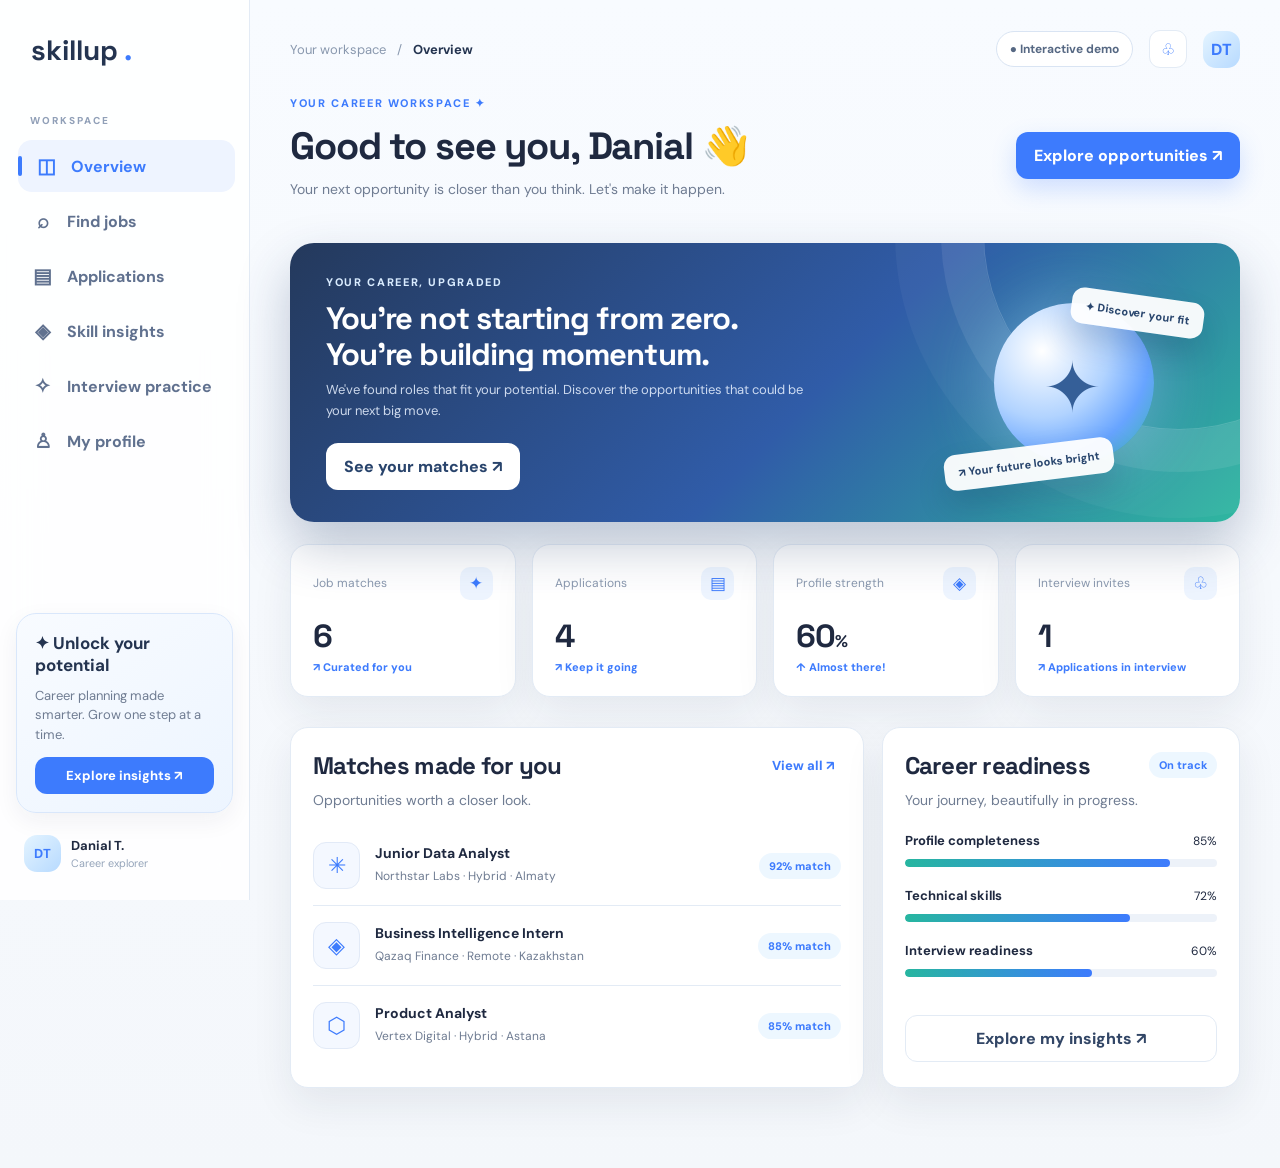
<file: frontend/index.html>
<!DOCTYPE html>
<html lang="en">
<head>
    <meta charset="utf-8"/>
    <meta content="width=device-width,initial-scale=1" name="viewport"/>
    <title>
        SkillUp — Your career, upgraded
    </title>
    <link href="https://fonts.googleapis.com" rel="preconnect"/>
    <link crossorigin="" href="https://fonts.gstatic.com" rel="preconnect"/>
    <link href="https://fonts.googleapis.com/css2?family=DM+Sans:wght@400;500;600;700;800&amp;family=Space+Grotesk:wght@400;500;600;700&amp;display=swap" rel="stylesheet"/>
    <link href="style.css" rel="stylesheet"/>
</head>
<body>
<div class="shell">
    <aside class="sidebar">
        <div class="logo">
            skillup
            <b>
                .
            </b>
        </div>
        <div class="navgroup">
            WORKSPACE
        </div>
        <nav>
            <button class="nav active" data-page="dashboard">
      <span class="ico">
       ◫
      </span>
                Overview
            </button>
            <button class="nav" data-page="jobs">
      <span class="ico">
       ⌕
      </span>
                Find jobs
            </button>
            <button class="nav" data-page="tracker">
      <span class="ico">
       ▤
      </span>
                Applications
            </button>
            <button class="nav" data-page="skills">
      <span class="ico">
       ◈
      </span>
                Skill insights
            </button>
            <button class="nav" data-page="interview">
      <span class="ico">
       ✧
      </span>
                Interview practice
            </button>
            <button class="nav" data-page="profile">
      <span class="ico">
       ♙
      </span>
                My profile
            </button>
        </nav>
        <div class="sidebottom">
            <div class="upgrade">
                <strong>
                    ✦ Unlock your potential
                </strong>
                <p>
                    Career planning made smarter. Grow one step at a time.
                </p>
                <button onclick="navigate('skills')">
                    Explore insights ↗
                </button>
            </div>
            <div class="account">
                <div class="avatar">
                    DT
                </div>
                <div>
                    <b id="sideName">
                        Danial T.
                    </b>
                    <br/>
                    <small>
                        Career explorer
                    </small>
                </div>
            </div>
        </div>
    </aside>
    <main class="main">
        <div class="mobiletop">
            skillup
            <b>
                .
            </b>
        </div>
        <div class="topbar">
            <div class="crumb">
                Your workspace
                <span style="margin:0 8px">
       /
      </span>
                <b id="crumb">
                    Overview
                </b>
            </div>
            <div class="rightbar">
      <span class="chip">
       ● Interactive demo
      </span>
                <button class="bell" onclick="showActivity()">
                    ♧
                </button>
                <div class="avatar">
                    DT
                </div>
            </div>
        </div>
        <section class="page active" id="dashboard">
            <div class="welcome">
                <div>
                    <div class="eyebrow">
                        YOUR CAREER WORKSPACE ✦
                    </div>
                    <h1>
                        Good to see you,
                        <span id="greeting">
         Danial
        </span>
                        👋
                    </h1>
                    <p class="subtitle">
                        Your next opportunity is closer than you think. Let's make it happen.
                    </p>
                </div>
                <button class="primary" onclick="navigate('jobs')">
                    Explore opportunities ↗
                </button>
            </div>
            <div class="hero">
                <div>
                    <div class="eyebrow">
                        YOUR CAREER, UPGRADED
                    </div>
                    <h2>
                        You're not starting from zero. You're building momentum.
                    </h2>
                    <p>
                        We've found roles that fit your potential. Discover the opportunities that could be your next big move.
                    </p>
                    <button class="primary" onclick="navigate('jobs')">
                        See your matches ↗
                    </button>
                </div>
                <div class="heroart">
                    <div class="orb">
                    </div>
                    <div class="floatpill fp1">
                        ✦ Discover your fit
                    </div>
                    <div class="floatpill fp2">
                        ↗ Your future looks bright
                    </div>
                </div>
            </div>
            <div class="metrics">
                <div class="metric">
                    <div class="head">
                        Job matches
                        <span class="symbol">
         ✦
        </span>
                    </div>
                    <div class="number" id="matchesCount">
                        6
                    </div>
                    <div class="trend">
                        ↗ Curated for you
                    </div>
                </div>
                <div class="metric">
                    <div class="head">
                        Applications
                        <span class="symbol">
         ▤
        </span>
                    </div>
                    <div class="number" id="applicationCount">
                        4
                    </div>
                    <div class="trend">
                        ↗ Keep it going
                    </div>
                </div>
                <div class="metric">
                    <div class="head">
                        Profile strength
                        <span class="symbol">
         ◈
        </span>
                    </div>
                    <div class="number" id="profileStrength">
                        60
                        <span style="font-size:17px">
         %
        </span>
                    </div>
                    <div class="trend">
                        ↑ Almost there!
                    </div>
                </div>
                <div class="metric">
                    <div class="head">
                        Interview invites
                        <span class="symbol">
         ♧
        </span>
                    </div>
                    <div class="number" id="interviewCount">
                        1
                    </div>
                    <div class="trend">
                        ↗ Applications in interview
                    </div>
                </div>
            </div>
            <div class="grid2">
                <div class="panel">
                    <div class="sectionhead" style="margin:0 0 8px">
                        <h2>
                            Matches made for you
                        </h2>
                        <button class="link" onclick="navigate('jobs')">
                            View all ↗
                        </button>
                    </div>
                    <p class="subtitle">
                        Opportunities worth a closer look.
                    </p>
                    <div id="dashboardJobs">
                    </div>
                </div>
                <div class="panel">
                    <div class="sectionhead" style="margin:0 0 8px">
                        <h2>
                            Career readiness
                        </h2>
                        <span class="match">
         On track
        </span>
                    </div>
                    <p class="subtitle">
                        Your journey, beautifully in progress.
                    </p>
                    <div class="progressrow">
                        <div class="labels">
                            <b>
                                Profile completeness
                            </b>
                            <span>
          85%
         </span>
                        </div>
                        <div class="track">
                            <div class="fill" style="width:85%">
                            </div>
                        </div>
                    </div>
                    <div class="progressrow">
                        <div class="labels">
                            <b>
                                Technical skills
                            </b>
                            <span>
          72%
         </span>
                        </div>
                        <div class="track">
                            <div class="fill" style="width:72%">
                            </div>
                        </div>
                    </div>
                    <div class="progressrow">
                        <div class="labels">
                            <b>
                                Interview readiness
                            </b>
                            <span>
          60%
         </span>
                        </div>
                        <div class="track">
                            <div class="fill" style="width:60%">
                            </div>
                        </div>
                    </div>
                    <button class="ghost" onclick="navigate('skills')" style="width:100%;margin-top:18px">
                        Explore my insights ↗
                    </button>
                </div>
            </div>
        </section>
        <section class="page" id="jobs">
            <div class="eyebrow">
                DISCOVER WHAT'S NEXT
            </div>
            <h1>
                Find your next opportunity ✨
            </h1>
            <p class="subtitle">
                Not just any job. The right job for you.
            </p>
            <div class="searchtools">
                <input id="jobSearch" oninput="renderJobs()" placeholder="⌕  Search by role, company or skill..."/>
                <select id="jobType" onchange="renderJobs()">
                    <option value="all">
                        All work modes
                    </option>
                    <option>
                        Remote
                    </option>
                    <option>
                        Hybrid
                    </option>
                    <option>
                        On-site
                    </option>
                </select>
                <select id="jobLevel" onchange="renderJobs()">
                    <option value="all">
                        All experience levels
                    </option>
                    <option>
                        Entry level
                    </option>
                    <option>
                        Junior
                    </option>
                </select>
            </div>
            <div class="toolbarline">
                <button class="outlinebtn" id="savedOnly" onclick="toggleSavedOnly()">
                    ☆ Saved only
                </button>
                <span class="smallnote" id="jobCount">
      </span>
            </div>
            <div id="jobResults">
            </div>
        </section>
        <section class="page" id="tracker">
            <div class="eyebrow">
                STAY ON TOP OF IT
            </div>
            <h1>
                Application tracker
            </h1>
            <p class="subtitle">
                Every application is a step forward. Move applications forward, edit their stage, or delete them.
            </p>
            <div class="sectionhead">
                <h2>
                    My pipeline
                </h2>
                <div class="toolbarline">
                    <button class="outlinebtn" onclick="exportCSV()">
                        ↓ Export CSV
                    </button>
                    <button class="primary" onclick="addApplication()">
                        + Add application
                    </button>
                </div>
            </div>
            <div class="kanban" id="kanban">
            </div>
            <p class="smallnote" style="margin-top:18px">
                Changes are saved automatically in this browser.
            </p>
        </section>
        <section class="page" id="skills">
            <div class="eyebrow">
                KNOW YOUR STRENGTHS
            </div>
            <h1>
                Your skills, visualized
            </h1>
            <p class="subtitle">
                Understand what you bring to the table and where to grow next.
            </p>
            <div class="grid2" style="margin-top:26px">
                <div class="panel">
                    <h2>
                        Your skills overview
                    </h2>
                    <p class="subtitle">
                        Illustrative profile analysis · demo data
                    </p>
                    <div class="chart">
                        <div class="bar" style="height:90%">
                        </div>
                        <div class="bar" style="height:73%">
                        </div>
                        <div class="bar" style="height:61%">
                        </div>
                        <div class="bar" style="height:82%">
                        </div>
                        <div class="bar" style="height:49%">
                        </div>
                        <div class="bar" style="height:64%">
                        </div>
                    </div>
                    <div class="chartlabels">
        <span>
         Excel
        </span>
                        <span>
         SQL
        </span>
                        <span>
         Python
        </span>
                        <span>
         Research
        </span>
                        <span>
         Power BI
        </span>
                        <span>
         Communication
        </span>
                    </div>
                </div>
                <div class="panel">
                    <h2>
                        Your growth plan ✦
                    </h2>
                    <p class="subtitle">
                        Build the skills hiring teams look for.
                    </p>
                    <div class="progressrow">
                        <div class="labels">
                            <b>
                                SQL &amp; data querying
                            </b>
                            <span>
          73%
         </span>
                        </div>
                        <div class="track">
                            <div class="fill" style="width:73%">
                            </div>
                        </div>
                    </div>
                    <div class="progressrow">
                        <div class="labels">
                            <b>
                                Power BI dashboards
                            </b>
                            <span>
          49%
         </span>
                        </div>
                        <div class="track">
                            <div class="fill" style="width:49%">
                            </div>
                        </div>
                    </div>
                    <div class="progressrow">
                        <div class="labels">
                            <b>
                                Python for analysis
                            </b>
                            <span>
          61%
         </span>
                        </div>
                        <div class="track">
                            <div class="fill" style="width:61%">
                            </div>
                        </div>
                    </div>
                    <button class="primary" onclick="document.getElementById('roadmap').scrollIntoView({behavior:'smooth'})">
                        ✦ My learning roadmap
                    </button>
                </div>
            </div>
            <div class="panel" id="roadmap" style="margin-top:20px">
                <h2>
                    Learning roadmap
                </h2>
                <p class="subtitle">
                    Mark tasks completed — progress is saved on this device.
                </p>
                <div id="roadmapList">
                </div>
                <p class="smallnote" id="roadmapProgress">
                </p>
            </div>
            <div class="panel" style="margin-top:20px">
                <h2>
                    Skills to highlight
                </h2>
                <p class="subtitle">
                    Your strongest signals to employers.
                </p>
                <div>
       <span class="skilltag">
        ✓ Microsoft Excel
       </span>
                    <span class="skilltag">
        ✓ SQL basics
       </span>
                    <span class="skilltag">
        ✓ Analytical thinking
       </span>
                    <span class="skilltag">
        ✓ Communication
       </span>
                    <span class="skilltag">
        ✓ Research
       </span>
                </div>
            </div>
        </section>
        <section class="page" id="interview">
            <div class="eyebrow">
                CONFIDENCE IS A SKILL
            </div>
            <h1>
                Interview prep studio ✦
            </h1>
            <p class="subtitle">
                Practice before the big day. No pressure, just progress.
            </p>
            <div class="grid2" style="margin-top:26px">
                <div class="panel">
                    <h2>
                        Practice question
                    </h2>
                    <div class="chip" style="display:inline-block;margin:10px 0 20px">
                        Junior Data Analyst · Behavioral
                    </div>
                    <h2 id="question" style="font-size:25px;line-height:1.35">
                        Tell me about a time you used data to solve a problem.
                    </h2>
                    <textarea id="answer" placeholder="Type your answer here..." style="width:100%;height:150px;border:1px solid var(--line);border-radius:12px;padding:16px;resize:vertical;font:inherit"></textarea>
                    <div style="display:flex;gap:10px;margin-top:14px;flex-wrap:wrap">
                        <button class="primary" onclick="feedback()">
                            Get practice feedback ✦
                        </button>
                        <button class="ghost" onclick="nextQuestion()">
                            Next question →
                        </button>
                    </div>
                    <p class="smallnote">
                        This is rule-based practice feedback, not a live AI model.
                    </p>
                </div>
                <div class="panel">
                    <h2>
                        Your interview toolkit
                    </h2>
                    <p class="subtitle">
                        A little preparation goes a long way.
                    </p>
                    <div class="progressrow">
                        <b>
                            ① Structure with STAR
                        </b>
                        <p class="subtitle">
                            Situation, Task, Action, Result.
                        </p>
                    </div>
                    <div class="progressrow">
                        <b>
                            ② Be specific
                        </b>
                        <p class="subtitle">
                            Use outcomes, numbers, and real examples.
                        </p>
                    </div>
                    <div class="progressrow">
                        <b>
                            ③ Ask thoughtful questions
                        </b>
                        <p class="subtitle">
                            Show curiosity about the team and role.
                        </p>
                    </div>
                    <div id="feedback" style="background:#ecf7eb;padding:15px;border-radius:12px;font-size:13px;line-height:1.7;display:none">
                    </div>
                </div>
            </div>
            <div class="panel" style="margin-top:20px">
                <h2>
                    Practice history
                </h2>
                <p class="subtitle">
                    Your answers and practice scores are saved in this browser.
                </p>
                <div id="practiceHistory">
                </div>
                <button class="outlinebtn" onclick="clearPractice()" style="margin-top:14px">
                    Clear practice history
                </button>
            </div>
        </section>
        <section class="page" id="profile">
            <div class="eyebrow">
                ALL ABOUT YOU
            </div>
            <h1>
                Build your profile
            </h1>
            <p class="subtitle">
                Small updates today. Big opportunities tomorrow.
            </p>
            <div class="panel" style="max-width:740px;margin-top:25px">
                <div style="display:flex;align-items:center;gap:15px;margin-bottom:28px">
                    <div class="avatar" style="height:62px;width:62px;font-size:22px">
                        DT
                    </div>
                    <div>
                        <h2 id="profileTitle" style="margin:0">
                            Danial T.
                        </h2>
                        <p class="subtitle" style="margin:0">
                            Your career journey starts here.
                        </p>
                    </div>
                </div>
                <div class="profileform">
                    <div>
                        <div class="fieldlabel">
                            Full name
                        </div>
                        <input class="formfield" id="profileName" value="Danial T."/>
                    </div>
                    <div>
                        <div class="fieldlabel">
                            Career goal
                        </div>
                        <input class="formfield" id="profileGoal" value="Junior Data Analyst"/>
                    </div>
                    <div>
                        <div class="fieldlabel">
                            Location
                        </div>
                        <input class="formfield" id="profileLocation" value="Almaty, Kazakhstan"/>
                    </div>
                    <div>
                        <div class="fieldlabel">
                            Preferred work style
                        </div>
                        <select class="formfield" id="profileWork">
                            <option>
                                Hybrid
                            </option>
                            <option>
                                Remote
                            </option>
                            <option>
                                On-site
                            </option>
                        </select>
                    </div>
                </div>
                <div style="margin-top:25px">
                    <div class="fieldlabel">
                        Your skills
                    </div>
                    <div>
        <span class="skilltag">
         Excel
        </span>
                        <span class="skilltag">
         SQL
        </span>
                        <span class="skilltag">
         Communication
        </span>
                        <span class="skilltag">
         Data visualization
        </span>
                    </div>
                </div>
                <button class="primary" onclick="saveProfile()" style="margin-top:26px">
                    Save changes ↗
                </button>
            </div>
        </section>
    </main>
</div>
<div class="toast" id="toast">
</div>
<script src="script.js">
</script>
</body>
</html>
</file>
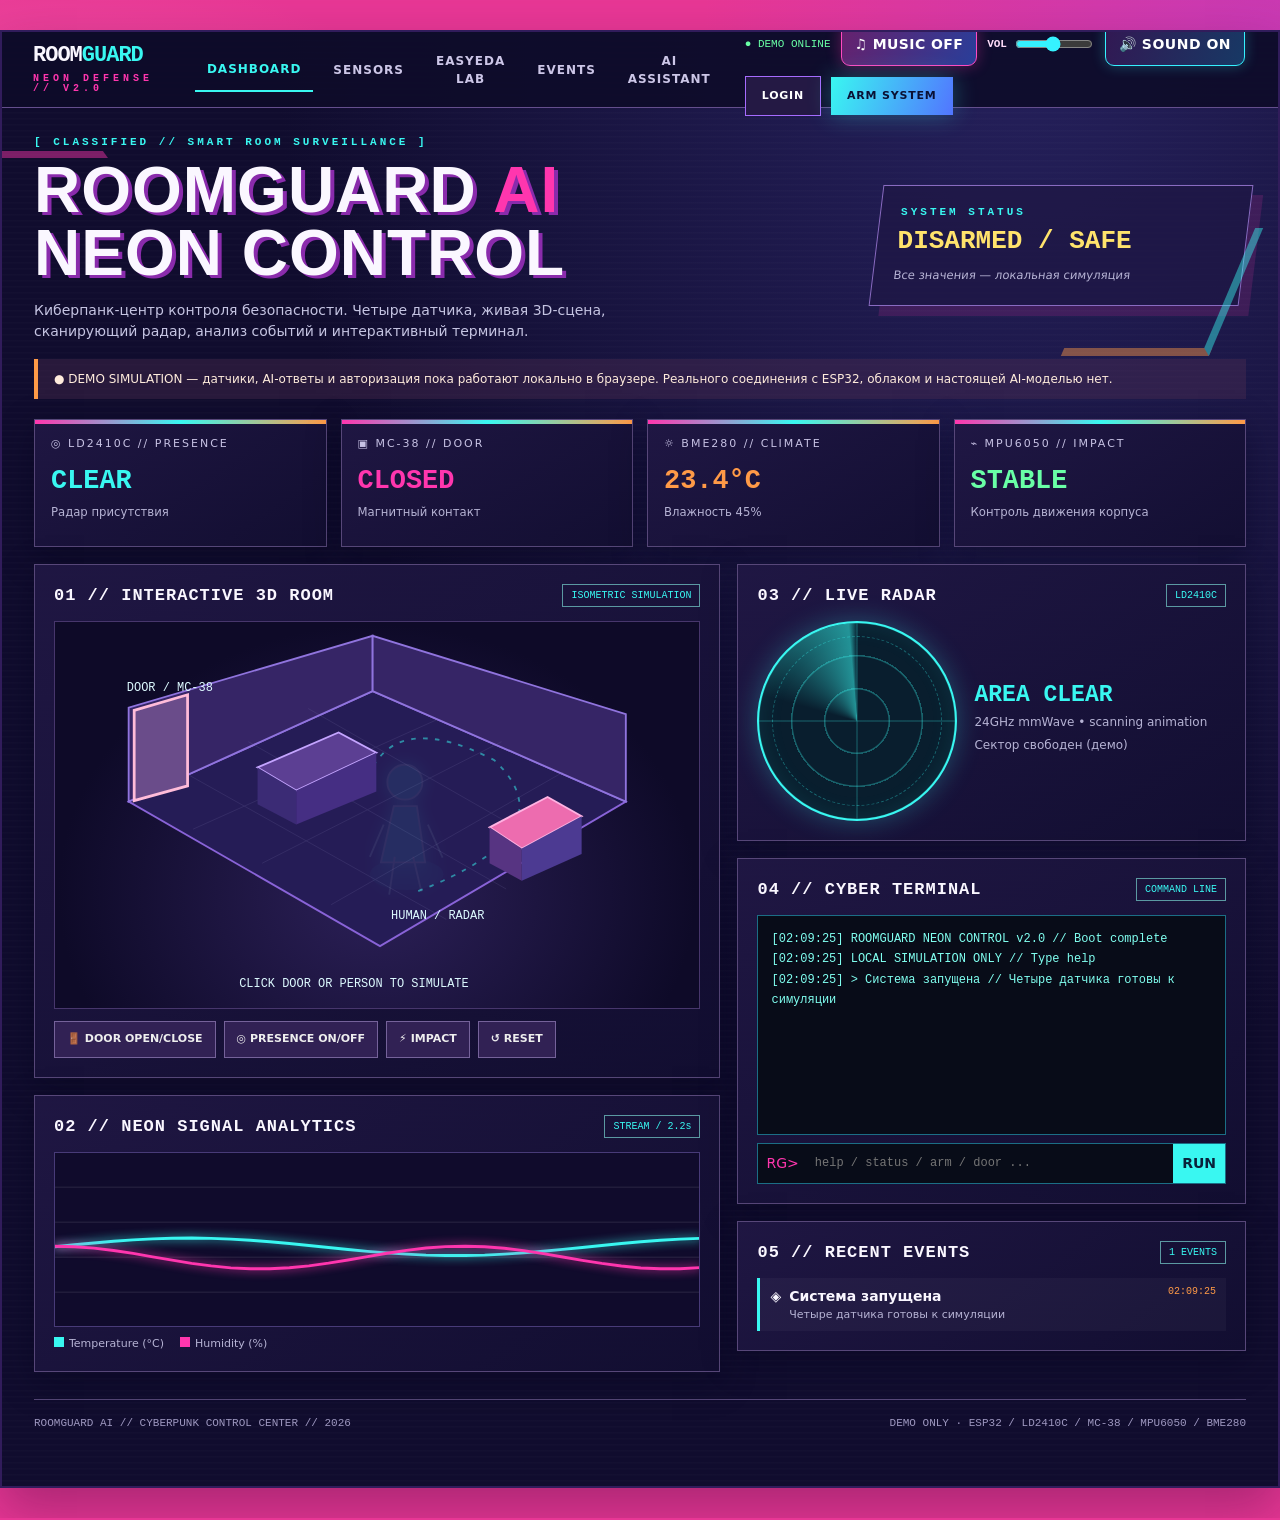
<file: index (23).html>
<!doctype html><html lang="ru"><head><meta charset="utf-8"><meta name="viewport" content="width=device-width, initial-scale=1"><meta name="theme-color" content="#ec329b"><title>ROOMGUARD // NEON CONTROL 2.0</title>
<style>
:root{--bg:#120d32;--dark:#100b2c;--pink:#ff36ae;--cyan:#39f7f1;--purple:#a66bff;--blue:#5275ff;--orange:#ff9a47;--yellow:#ffe36c;--text:#faf7ff;--muted:#b6b3d4;--line:#574779;--panel:#171136;--green:#69ffa6}*{box-sizing:border-box}html{scroll-behavior:smooth}body{margin:0;color:var(--text);font:14px/1.5 system-ui,-apple-system,Segoe UI,sans-serif;background:radial-gradient(at 0% 30%,#ff70b0 0,transparent 34%),radial-gradient(at 100% 5%,#c73ab6 0,transparent 32%),#e83795}button,input{font:inherit}button{cursor:pointer}button:focus-visible,input:focus-visible{outline:2px solid var(--cyan);outline-offset:3px}button:disabled{opacity:.4;cursor:not-allowed}.shell{max-width:1480px;min-height:95vh;margin:30px auto;background:radial-gradient(at 80% -5%,#26215e,#100c2e 52%);border:2px solid #311c5b;box-shadow:0 22px 50px #59104770;position:relative;overflow:hidden}.shell:before{content:"";pointer-events:none;position:absolute;inset:0;background:repeating-linear-gradient(0deg,transparent 0 4px,#ffffff04 5px 6px)}.topbar{height:76px;display:flex;align-items:center;gap:22px;justify-content:space-between;padding:0 31px;border-bottom:1px solid #644e8d;position:relative;z-index:5;background:#0e0b29e8}.logo{font:900 22px/1 ui-monospace,Consolas,monospace;letter-spacing:-1px}.logo b{color:var(--cyan)}.logo small{display:block;color:var(--pink);font-size:10px;letter-spacing:4px;margin-top:7px}.nav{display:flex;gap:8px;align-items:center}.nav button{border:0;background:transparent;color:#ccc6e7;padding:12px;font-size:12px;font-weight:750;letter-spacing:1px;text-transform:uppercase}.nav button.selected,.nav button:hover{color:var(--cyan)}.nav button.selected{border-bottom:2px solid var(--cyan)}.top-right{display:flex;align-items:center;gap:10px}.mode{font:11px ui-monospace,monospace;color:var(--green);white-space:nowrap}.mode:before{content:'● ';color:var(--green)}.outline,.primary,.hot{color:white;background:#241944;border:1px solid var(--purple);padding:11px 16px;font-weight:800;letter-spacing:.8px;text-transform:uppercase;font-size:11px;transition:.2s}.primary{background:linear-gradient(110deg,var(--cyan),var(--blue));color:#0a1034;border:0;box-shadow:0 0 25px #39f7f149}.hot{background:linear-gradient(120deg,var(--pink),#f56d60);border:0}.outline:hover,.primary:hover,.hot:hover{transform:translateY(-2px);filter:brightness(1.15)}main{position:relative;z-index:1;padding:28px 32px 40px}.hero{display:grid;grid-template-columns:1fr 370px;min-height:210px;gap:25px;align-items:center;position:relative}.hero:before,.hero:after{content:"";position:absolute;pointer-events:none}.hero:before{width:170px;height:140px;left:-55px;top:15px;border-left:7px solid var(--cyan);border-top:7px solid var(--pink);clip-path:polygon(0 0,70% 0,100% 50%,70% 100%,0 100%);opacity:.45}.hero:after{width:140px;height:120px;right:10px;bottom:0;border-right:8px solid var(--cyan);border-bottom:8px solid var(--orange);opacity:.45;transform:skewX(-23deg)}.eyebrow{font:700 11px ui-monospace,monospace;letter-spacing:3px;color:var(--cyan);text-transform:uppercase}.hero h1{font:900 clamp(36px,5vw,75px)/.99 Impact,Arial Black,sans-serif;letter-spacing:1px;margin:11px 0;text-transform:uppercase;text-shadow:4px 3px 0 #8a2bac}.hero h1 em{font-style:normal;color:var(--pink)}.hero p{max-width:650px;color:#c5c4e2;font-size:14px}.hero-plate{background:#1e1745cc;border:1px solid #896bc1;padding:20px;transform:skewX(-7deg);box-shadow:11px 10px 0 #ff36ae25}.hero-plate>*{transform:skewX(7deg)}.hero-plate b{display:block;color:var(--yellow);font:800 26px ui-monospace,monospace;margin:8px 0}.hero-plate small{color:var(--muted)}.notice{padding:11px 16px;background:#5130525e;border-left:4px solid var(--orange);color:#ffecdc;font-size:12px;margin:3px 0 20px}.cards{display:grid;grid-template-columns:repeat(4,minmax(0,1fr));gap:14px;margin-bottom:17px}.card,.panel{background:linear-gradient(145deg,#201744ed,#120e31f0);border:1px solid #574779;box-shadow:0 10px 32px #06041c66;position:relative}.card{padding:16px;min-height:128px;overflow:hidden}.card:before{content:"";position:absolute;height:4px;left:0;top:0;right:0;background:linear-gradient(90deg,var(--pink),var(--cyan),var(--orange))}.card .k{color:#c7c2e4;font-size:11px;text-transform:uppercase;letter-spacing:2px}.card strong{display:block;font:900 clamp(18px,2.1vw,29px) ui-monospace,monospace;margin:14px 0 5px;color:var(--cyan)}.card:nth-child(2) strong{color:var(--pink)}.card:nth-child(3) strong{color:var(--orange)}.card:nth-child(4) strong{color:var(--green)}.card small{color:var(--muted)}.cols{display:grid;grid-template-columns:minmax(0,1.35fr) minmax(340px,1fr);gap:17px}.panel{padding:19px;margin-bottom:17px;overflow:hidden}.head{display:flex;justify-content:space-between;gap:15px;align-items:center;margin-bottom:14px}.head h2{margin:0;font:900 17px ui-monospace,monospace;letter-spacing:1px;text-transform:uppercase}.tag{border:1px solid #5b99a2;color:var(--cyan);padding:5px 8px;font:10px ui-monospace,monospace;white-space:nowrap}.controls{display:flex;flex-wrap:wrap;gap:8px;margin-top:12px}.controls button{background:#312154;border:1px solid #75629a;color:#eee;padding:9px 12px;font-size:11px;font-weight:800}.controls button:hover{border-color:var(--cyan)}.room{width:100%;height:auto;max-height:415px;display:block;background:radial-gradient(ellipse at 50% 70%,#2c2058,#0e0a28 70%);border:1px solid #47366c}.room .wall{fill:#362566;stroke:#9074de;stroke-width:2}.room .floor{fill:#251c56;stroke:#8963d8;stroke-width:2}.room .gridline{stroke:#7771a6;opacity:.2;stroke-width:1}.room .door{fill:#ed4ba1;stroke:#ffbcd9;stroke-width:3;cursor:pointer}.room .person{cursor:pointer;filter:drop-shadow(0 0 9px #39f7f1)}.room .person circle,.room .person path{fill:#39f7f1;stroke:#baffff;stroke-width:2}.room .person.off{opacity:.08}.room .door.off{fill:#6a4c8a}.room text{font:13px ui-monospace,monospace;fill:#ddfaff}.room .beam{fill:none;stroke:#39f7f1;stroke-width:2;stroke-dasharray:5 8;opacity:.5;animation:dash 8s linear infinite}.room.alarm{filter:drop-shadow(0 0 15px #ff397a)}@keyframes dash{to{stroke-dashoffset:-200}}.radar-layout{display:grid;grid-template-columns:200px 1fr;gap:17px;align-items:center}.radar{width:200px;aspect-ratio:1;border-radius:50%;position:relative;background:repeating-radial-gradient(circle at center,transparent 0 31px,#39f7f150 32px 33px),linear-gradient(0deg,transparent 49.5%,#39f7f155 50%,transparent 50.5%),linear-gradient(90deg,transparent 49.5%,#39f7f155 50%,transparent 50.5%),#091e2e;border:2px solid var(--cyan);box-shadow:0 0 27px #39f7f144,inset 0 0 24px #39f7f11a;overflow:hidden}.radar:before{content:"";position:absolute;inset:0;border-radius:50%;background:conic-gradient(from 0deg,transparent 0deg,transparent 285deg,#39f7f188 355deg,transparent 360deg);animation:sweep 3s linear infinite}.radar:after{content:"";position:absolute;inset:13px;border:1px dashed #39f7f155;border-radius:50%}@keyframes sweep{to{transform:rotate(360deg)}}.blip{position:absolute;left:65%;top:31%;width:13px;height:13px;background:var(--pink);border-radius:50%;box-shadow:0 0 15px var(--pink);z-index:1;animation:blink 1s infinite}.blip.hidden{display:none}@keyframes blink{50%{opacity:.25}}.radar-info b{font:800 23px ui-monospace,monospace;display:block;color:var(--cyan);margin-bottom:5px}.radar-info p{color:var(--muted);margin:5px 0;font-size:12px}.terminal{background:#080c18;border:1px solid #1b6e85;color:#80fff0;font:12px/1.7 ui-monospace,Consolas,monospace;padding:13px;height:220px;overflow:auto;white-space:pre-wrap;overflow-wrap:anywhere}.term-form{display:flex;border:1px solid #1b6e85;background:#080c18;margin-top:8px;align-items:center}.term-form label{padding:8px;color:var(--pink)}.term-form input{flex:1;min-width:0;border:0;outline:0;background:transparent;color:var(--cyan);padding:8px;font:12px ui-monospace,monospace}.term-form button{border:0;background:var(--cyan);color:#09213a;font-weight:900;padding:9px}.chart{width:100%;height:175px;display:block;background:repeating-linear-gradient(to bottom,transparent 0 33px,#ffffff12 34px 35px),#100b2c;border:1px solid #483b78}.chart polyline{fill:none;stroke:var(--cyan);stroke-width:3;stroke-linecap:round;stroke-linejoin:round;filter:drop-shadow(0 0 5px var(--cyan))}.chart .pinkline{stroke:var(--pink);filter:drop-shadow(0 0 5px var(--pink))}.legend{display:flex;gap:16px;color:var(--muted);font-size:11px;margin-top:9px}.legend i{display:inline-block;width:10px;height:10px;background:var(--cyan);margin-right:5px}.legend i.p{background:var(--pink)}.feed{max-height:230px;overflow:auto;display:grid;gap:8px}.feed .item{display:flex;gap:8px;border-left:3px solid var(--cyan);padding:8px 10px;background:#ffffff09}.feed .item.danger{border-color:var(--pink)}.feed small{display:block;color:var(--muted);font-size:11px}.feed time{color:var(--orange);font:10px ui-monospace,monospace;margin-left:auto;white-space:nowrap}.chatlog{height:235px;overflow:auto;display:flex;flex-direction:column;gap:9px;padding:10px;background:#110c2b;border:1px solid #53447c}.bubble{max-width:95%;padding:10px 11px;border:1px solid #67528d;background:#261943;color:#efe9ff;line-height:1.55;font-size:12px;align-self:flex-start}.bubble.me{align-self:flex-end;background:#20465a;border-color:#36889a}.chatbar{display:flex;margin-top:9px;gap:7px}.chatbar input{flex:1;min-width:0;color:white;background:#140e31;border:1px solid #695587;padding:10px}.chatbar button{border:0;background:var(--pink);color:white;font-weight:850;padding:10px 15px}.quick{display:flex;flex-wrap:wrap;gap:6px;margin-top:8px}.quick button{border:1px solid #8266a2;background:transparent;color:#d9d3f6;padding:6px 9px;font-size:11px}.sensor-row{display:grid;grid-template-columns:80px 1fr 120px;align-items:center;gap:15px;padding:14px;background:#ffffff07;border:1px solid #594879;margin:9px 0}.sensor-icon{background:linear-gradient(145deg,var(--pink),var(--blue));height:58px;display:grid;place-items:center;font:800 19px ui-monospace,monospace}.sensor-row b{font:800 17px ui-monospace,monospace}.sensor-row small{display:block;color:var(--muted);margin-top:4px}.reading{font:800 12px ui-monospace,monospace;color:var(--cyan);text-align:right}.diagram{width:100%;height:auto;background:#100b2c;border:1px solid #604e88}.diagram text{fill:white;font:14px ui-monospace,monospace}.diagram line{stroke:var(--cyan);stroke-width:2}.diagram rect{fill:#221844;stroke:var(--pink);stroke-width:2}.diagram .sensorblock{stroke:var(--orange)}.hint{font-size:12px;color:var(--muted);line-height:1.7}.hidden{display:none!important}.auth{position:fixed;inset:0;z-index:100;background:#08041be0;display:grid;place-items:center;padding:20px;backdrop-filter:blur(8px)}.authbox{max-width:430px;width:100%;padding:29px;background:linear-gradient(135deg,#20154d,#100e32);border:2px solid var(--cyan);box-shadow:12px 12px 0 #ff36ae55,0 0 80px #39f7f133}.authbox h2{font:900 32px Impact,sans-serif;letter-spacing:2px;margin:7px 0}.authbox p{color:var(--muted)}.authbox input{width:100%;padding:12px;margin:6px 0 14px;background:#090c24;color:white;border:1px solid #746397}.authbox .primary{width:100%}.authnote{font-size:11px;color:var(--yellow)!important}.alarm-overlay{position:fixed;pointer-events:none;inset:0;z-index:50;border:12px solid #ff296b;box-shadow:inset 0 0 95px #ff296b88;animation:alertBorder .55s steps(2) infinite}.alarm-overlay:before{content:'INTRUSION ALERT // SECURITY BREACH';position:absolute;top:8px;left:50%;transform:translateX(-50%);background:#ff296b;color:white;font:900 clamp(13px,2vw,26px) ui-monospace,monospace;padding:8px 18px;text-align:center}.alarm-overlay:after{content:'';position:absolute;inset:0;background:repeating-linear-gradient(0deg,transparent 0 40px,#ff296b22 42px 44px);animation:glitch .25s steps(2) infinite}@keyframes alertBorder{50%{border-color:var(--pink);box-shadow:inset 0 0 75px #ff296b44}}@keyframes glitch{50%{transform:translate(4px,-2px)}}@media(max-width:1200px){.hero{grid-template-columns:1fr 250px}.radar-layout{grid-template-columns:160px 1fr}.radar{width:160px}}@media(max-width:980px){.topbar{height:auto;min-height:76px;flex-wrap:wrap;padding:15px}.nav{order:3;width:100%;justify-content:space-between;overflow:auto}.hero{grid-template-columns:1fr}.hero-plate{display:none}.cols{grid-template-columns:1fr}}@media(max-width:650px){.shell{margin:0;min-height:100vh}.top-right{width:100%;justify-content:space-between}main{padding:18px 14px}.cards{grid-template-columns:repeat(2,minmax(0,1fr))}.card{min-height:110px;padding:12px}.radar-layout{grid-template-columns:1fr}.radar{margin:auto}.sensor-row{grid-template-columns:50px 1fr;gap:8px}.sensor-icon{height:49px}.reading{grid-column:2;text-align:left}.hero h1{font-size:44px}.hero{min-height:165px}.nav button{padding:9px 5px;font-size:10px}}

.sound-toggle{border:1px solid #35f2ff;background:linear-gradient(110deg,#321853,#173965);color:#fff;border-radius:9px;padding:10px 13px;font-weight:800;letter-spacing:.5px;box-shadow:0 0 14px #35f2ff44}.sound-toggle:hover{filter:brightness(1.2)}
.music-toggle{border:1px solid #ff49c1;background:linear-gradient(110deg,#67216d,#293e99);color:#fff;border-radius:9px;padding:10px 13px;font-weight:800;letter-spacing:.4px;box-shadow:0 0 15px #ff36ae55}.music-toggle:hover{filter:brightness(1.18)}.vol-wrap{display:flex;align-items:center;gap:6px;color:#ffddfa;font:700 11px ui-monospace,monospace}.vol-wrap input{accent-color:#35f2ff;width:78px;cursor:pointer}.top-right{flex-wrap:wrap}.audio-label{font:700 10px ui-monospace,monospace;color:#ffb7ee;letter-spacing:.8px}
</style></head><body>
<div class="shell"><header class="topbar"><div class="logo">ROOM<b>GUARD</b><small>NEON DEFENSE // V2.0</small></div><nav class="nav" aria-label="Разделы"><button class="selected" data-page="dashboard">Dashboard</button><button data-page="sensors">Sensors</button><button data-page="hardware">EasyEDA Lab</button><button data-page="events">Events</button><button data-page="ai">AI Assistant</button></nav><div class="top-right"><span class="mode">DEMO ONLINE</span><button class="music-toggle" id="musicToggle" aria-pressed="false" title="Музыка запускается при первом нажатии; нажми для выключения">♫ MUSIC OFF</button><label class="vol-wrap" title="Громкость музыки и эффектов">VOL <input id="audioVolume" type="range" min="0" max="100" value="48" aria-label="Громкость звука"></label><button class="sound-toggle" id="soundToggle" aria-pressed="true" title="Включить или выключить звук">🔊 SOUND ON</button><button class="outline" id="loginBtn">LOGIN</button><button class="primary" id="armBtn">ARM SYSTEM</button></div></header>
<main><div class="hero"><div><div class="eyebrow">[ classified // smart room surveillance ]</div><h1>ROOMGUARD <em>AI</em><br>NEON CONTROL</h1><p>Киберпанк-центр контроля безопасности. Четыре датчика, живая 3D-сцена, сканирующий радар, анализ событий и интерактивный терминал.</p></div><div class="hero-plate"><div class="eyebrow">SYSTEM STATUS</div><b id="heroStatus">DISARMED / SAFE</b><small id="heroDetail">Все значения — локальная симуляция</small></div></div><div class="notice">● DEMO SIMULATION — датчики, AI-ответы и авторизация пока работают локально в браузере. Реального соединения с ESP32, облаком и настоящей AI-моделью нет.</div>
<section id="dashboard"><div class="cards"><div class="card"><div class="k">◎ LD2410C // presence</div><strong id="statPresence">CLEAR</strong><small>Радар присутствия</small></div><div class="card"><div class="k">▣ MC-38 // door</div><strong id="statDoor">CLOSED</strong><small>Магнитный контакт</small></div><div class="card"><div class="k">☼ BME280 // climate</div><strong id="statTemp">23.4°C</strong><small id="statHumidity">Влажность 45%</small></div><div class="card"><div class="k">⌁ MPU6050 // impact</div><strong id="statImpact">STABLE</strong><small>Контроль движения корпуса</small></div></div>
<div class="cols"><div><div class="panel"><div class="head"><h2>01 // Interactive 3D Room</h2><span class="tag">ISOMETRIC SIMULATION</span></div>
<svg class="room" id="roomSvg" viewBox="0 0 700 420" role="img" aria-label="Изометрическая схема комнаты, можно нажать на дверь и фигуру человека"><defs><linearGradient id="f" x1="0" y1="0" x2="1" y2="1"><stop stop-color="#403070"/><stop offset="1" stop-color="#19194d"/></linearGradient><filter id="s"><feGaussianBlur stdDeviation="6"/></filter></defs><polygon class="floor" points="80,195 345,75 620,195 353,352" fill="url(#f)"/><polygon class="wall" points="80,195 80,93 345,15 345,75"/><polygon class="wall" points="345,75 345,15 620,100 620,195"/><path class="gridline" d="M150 225 L415 106 M225 262 L485 130 M300 307 L552 163 M145 166 L425 323 M210 130 L490 290 M275 94 L555 254"/><path class="beam" d="M340 168 Q370 95 477 150 Q560 228 393 293"/><polygon points="220,158 308,120 349,142 262,183" fill="#5c3f93" stroke="#c4a4ff" stroke-width="2"/><polygon points="220,158 220,198 262,220 262,183" fill="#3b2b75"/><polygon points="262,183 349,142 349,184 262,220" fill="#452e83"/><polygon points="472,223 535,190 572,211 507,246" fill="#ed6caf" stroke="#ffb2e2" stroke-width="2"/><polygon points="472,223 472,262 507,281 507,246" fill="#573482"/><polygon points="507,246 572,211 572,252 507,281" fill="#4c3a92"/>
<g id="doorVisual" tabindex="0" role="button" aria-label="Переключить дверь"><polygon class="door off" id="doorShape" points="86,96 144,79 144,178 86,194"/><text x="78" y="75">DOOR / MC-38</text></g>
<g class="person off" id="personVisual" tabindex="0" role="button" aria-label="Переключить присутствие"><ellipse cx="382" cy="274" rx="40" ry="17" fill="#35ffff44"/><circle cx="380" cy="174" r="19"/><path d="M368 200 L393 200 L402 261 L354 261 Z"/><path d="M357 220 L342 255 M405 220 L421 256 M369 255 L363 296 M389 255 L398 293" stroke="#baffff" stroke-width="9" fill="none"/></g><text x="365" y="323">HUMAN / RADAR</text><text x="200" y="396">CLICK DOOR OR PERSON TO SIMULATE</text></svg>
<div class="controls"><button id="doorTest">🚪 DOOR OPEN/CLOSE</button><button id="presenceTest">◎ PRESENCE ON/OFF</button><button id="impactTest">⚡ IMPACT</button><button id="resetTest">↺ RESET</button></div></div>
<div class="panel"><div class="head"><h2>02 // Neon Signal Analytics</h2><span class="tag">STREAM / 2.2s</span></div><svg class="chart" id="chart" viewBox="0 0 720 180" preserveAspectRatio="none" aria-label="Симулированный график температуры и влажности"><polyline id="tempLine" points=""/><polyline id="humLine" class="pinkline" points=""/></svg><div class="legend"><span><i></i>Temperature (°C)</span><span><i class="p"></i>Humidity (%)</span></div></div></div>
<div><div class="panel"><div class="head"><h2>03 // Live Radar</h2><span class="tag">LD2410C</span></div><div class="radar-layout"><div class="radar"><div id="radarBlip" class="blip hidden"></div></div><div class="radar-info"><b id="radarRead">AREA CLEAR</b><p>24GHz mmWave • scanning animation</p><p id="radarExplain">При обнаружении присутствия появится отметка.</p></div></div></div><div class="panel"><div class="head"><h2>04 // Cyber Terminal</h2><span class="tag">COMMAND LINE</span></div><div class="terminal" id="terminalOut" aria-live="polite"></div><form class="term-form" id="terminalForm"><label for="terminalInput">RG&gt;</label><input id="terminalInput" autocomplete="off" placeholder="help / status / arm / door ..."/><button type="submit">RUN</button></form></div><div class="panel"><div class="head"><h2>05 // Recent Events</h2><span class="tag" id="eventCount">0 EVENTS</span></div><div class="feed" id="recentEvents"></div></div></div></div></section>
<section id="sensors" class="hidden"><div class="panel"><div class="head"><h2>Sensor Matrix // All Modules</h2><span class="tag">4 CORE SENSORS</span></div><div id="sensorRows"></div><p class="hint">Состояния и значения на этой странице демонстрационные. Электрическая совместимость с вашей конкретной платой Soil Station должна быть проверена по исходному EasyEDA-проекту.</p></div></section>
<section id="hardware" class="hidden"><div class="panel"><div class="head"><h2>Hardware Lab // EasyEDA</h2><span class="tag">CONCEPT / NOT VERIFIED PCB</span></div><p class="hint">Функциональная диаграмма для презентации. Это НЕ электрическая схема для производства PCB: пины питания, разъёмы и линии Soil Station необходимо подтвердить перед разводкой.</p><svg class="diagram" viewBox="0 0 840 430" role="img" aria-label="Функциональная схема ESP32 и четырёх датчиков"><rect x="300" y="140" width="240" height="143" rx="8"/><text x="348" y="183">SOIL STATION</text><text x="365" y="208">ESP32 MCU</text><text x="341" y="240" fill="#39f7f1">3.3V / GND</text><rect class="sensorblock" x="28" y="32" width="222" height="92" rx="7"/><text x="54" y="71">LD2410C RADAR</text><text x="70" y="96">UART (TX/RX)</text><rect class="sensorblock" x="591" y="32" width="222" height="92" rx="7"/><text x="647" y="71">MC-38 DOOR</text><text x="648" y="96">GPIO INPUT</text><rect class="sensorblock" x="28" y="310" width="222" height="93" rx="7"/><text x="77" y="350">MPU6050</text><text x="87" y="373">I2C SDA/SCL</text><rect class="sensorblock" x="591" y="310" width="222" height="93" rx="7"/><text x="653" y="350">BME280</text><text x="656" y="373">I2C SDA/SCL</text><line x1="250" y1="79" x2="300" y2="174"/><line x1="591" y1="79" x2="540" y2="174"/><line x1="250" y1="354" x2="300" y2="260"/><line x1="591" y1="354" x2="540" y2="260"/></svg><div class="cards" style="margin-top:16px"><div class="card"><div class="k">Step 01</div><strong style="font-size:17px">SCHEMATIC</strong><small>Проверить схему Soil Station</small></div><div class="card"><div class="k">Step 02</div><strong style="font-size:17px">WIRING</strong><small>UART, GPIO, I²C, питание</small></div><div class="card"><div class="k">Step 03</div><strong style="font-size:17px">ERC / DRC</strong><small>Проверки EasyEDA</small></div><div class="card"><div class="k">Step 04</div><strong style="font-size:17px">PROTOTYPE</strong><small>Сборка и испытания</small></div></div><p class="hint">LD2410C: UART и подходящее питание согласно версии модуля. MC-38: цифровой вход с подтяжкой. MPU6050 и BME280: общая I²C-шина при совместимых адресах и логических уровнях. Схема платы Soil Station может потребовать адаптации или плату расширения.</p></div></section>
<section id="events" class="hidden"><div class="panel"><div class="head"><h2>Event Archive</h2><button class="outline" id="clearEvents">CLEAR LOG</button></div><div class="feed" id="fullEvents" style="max-height:600px"></div></div></section>
<section id="ai" class="hidden"><div class="panel"><div class="head"><h2>AI Assistant // Room Intelligence</h2><span class="tag">RULE-BASED DEMO</span></div><p class="hint">Помощник объясняет сигналы и риски по заранее заданным правилам. Это демонстрация интерфейса, а не подключённый языковой AI.</p><div class="chatlog" id="chatLog" aria-live="polite"></div><form class="chatbar" id="chatForm"><input id="chatInput" placeholder="Что происходит в комнате?" autocomplete="off" required/><button type="submit">SEND ↗</button></form><div class="quick"><button data-ask="Оцени безопасность комнаты">Оцени безопасность</button><button data-ask="Что показывают датчики?">Показания датчиков</button><button data-ask="Почему сработает тревога?">Как работает тревога</button><button data-ask="Как подключить EasyEDA?">Как подключить EasyEDA</button></div></div></section>
<footer style="font:11px ui-monospace,monospace;color:#9e98c0;padding:17px 0;border-top:1px solid #564878;margin-top:10px;display:flex;justify-content:space-between;gap:12px;flex-wrap:wrap"><span>ROOMGUARD AI // CYBERPUNK CONTROL CENTER // 2026</span><span>DEMO ONLY · ESP32 / LD2410C / MC-38 / MPU6050 / BME280</span></footer></main></div>
<div class="auth hidden" id="authOverlay" role="dialog" aria-modal="true" aria-labelledby="authTitle"><div class="authbox"><div class="eyebrow">[ secure access gateway ]</div><h2 id="authTitle">OPERATOR LOGIN</h2><p>Демонстрационная локальная сессия. Не вводи настоящий пароль.</p><form id="authForm"><label for="operatorName">Operator callsign</label><input id="operatorName" placeholder="например, NEO" maxlength="20" required/><button type="submit" class="primary">START DEMO SESSION</button></form><p class="authnote">Это не защищённая авторизация: учётная запись и сервер не создаются.</p><button type="button" class="outline" id="closeAuth" style="margin-top:8px">CANCEL</button></div></div><div id="alarmOverlay" class="alarm-overlay hidden" aria-hidden="true"></div>
<script>
(()=>{'use strict';const $=id=>document.getElementById(id);const state={armed:false,door:false,presence:false,impact:false,temp:23.4,humidity:45,operator:null,logs:[],temps:[],hums:[]};const time=()=>new Date().toLocaleTimeString('ru-RU',{hour:'2-digit',minute:'2-digit',second:'2-digit'});
let audioCtx=null,soundOn=true,musicOn=false,sirenTimer=null,sirenStep=0,wasAlarm=false,musicTimer=null,musicStep=0,masterVolume=.48;
function initAudio(){try{audioCtx=audioCtx||new (window.AudioContext||window.webkitAudioContext)();if(audioCtx.state==='suspended')audioCtx.resume().catch(()=>{});}catch(e){soundOn=false;musicOn=false;updateSoundButton();updateMusicButton();}}
function tone(freq=700,duration=.12,wave='sine',volume=.06,delay=0,slide=0){if(!soundOn||!audioCtx||audioCtx.state!=='running')return;try{const t=audioCtx.currentTime+delay,o=audioCtx.createOscillator(),g=audioCtx.createGain();o.type=wave;o.frequency.setValueAtTime(freq,t);if(slide)o.frequency.exponentialRampToValueAtTime(Math.max(25,slide),t+duration);g.gain.setValueAtTime(.0001,t);g.gain.exponentialRampToValueAtTime(Math.max(.00011,volume*masterVolume),t+.012);g.gain.exponentialRampToValueAtTime(.0001,t+duration);o.connect(g);g.connect(audioCtx.destination);o.start(t);o.stop(t+duration+.02);}catch(e){}}
function kick(delay=0){tone(150,.23,'sine',.22,delay,38);tone(80,.13,'triangle',.045,delay);}
function snare(delay=0){tone(185,.095,'square',.033,delay,85);tone(620,.035,'sawtooth',.009,delay+.025);}
function tick(delay=0){tone(6000,.022,'square',.009,delay,2800);}
const bass=[55,55,65.41,55,82.41,73.42,65.41,49],arp=[220,261.63,329.63,392,329.63,261.63,246.94,196];
function musicBeat(){if(!musicOn||!soundOn||!audioCtx||audioCtx.state!=='running')return;let step=musicStep++,i=step%16;if(i%4===0)kick();if(i===4||i===12)snare();if(i%2===0)tick(.065);if(i%2===0)tone(bass[Math.floor(step/2)%bass.length],.32,'sawtooth',.016,0,bass[Math.floor(step/2)%bass.length]*.96);tone(arp[step%arp.length],.09,'triangle',.008,.045);if(i===0)tone(110,.95,'sine',.007,.08);}
function startMusic(){initAudio();if(musicTimer!==null)return;musicStep=0;musicBeat();musicTimer=setInterval(musicBeat,210);}
function stopMusic(){if(musicTimer!==null){clearInterval(musicTimer);musicTimer=null;}}
function stopSiren(){if(sirenTimer!==null){clearInterval(sirenTimer);sirenTimer=null;}sirenStep=0;}
// Police-style electronic two-tone siren: alternating HI / LO, with a short rising edge.
// Other audio channels (music and UI clicks) are unchanged.
function alarmBeat(){
  const high=(sirenStep++ % 2===0);
  const fundamental=high?880:660;
  tone(high?710:540,.64,'sawtooth',.072,0,fundamental);
  tone(fundamental,.64,'triangle',.060,0,fundamental);
  tone(fundamental*1.5,.18,'sine',.012,.02,fundamental*1.5);
}
function syncSiren(alarm){
  if(!soundOn){stopSiren();wasAlarm=alarm;return;}
  if(alarm&&!wasAlarm){
    tone(440,.22,'sine',.045,0,660);
    tone(880,.34,'triangle',.036,.16,740);
  }
  if(alarm&&sirenTimer===null){alarmBeat();sirenTimer=setInterval(alarmBeat,680);}
  else if(!alarm)stopSiren();
  wasAlarm=alarm;
}
function uiClick(){initAudio();tone(950,.085,'triangle',.040,0,1450);tone(1800,.065,'sine',.026,.06,1100);}
function updateSoundButton(){let b=$('soundToggle');b.textContent=soundOn?'🔊 SOUND ON':'🔇 SOUND OFF';b.setAttribute('aria-pressed',String(soundOn));}
function updateMusicButton(){let b=$('musicToggle');b.textContent=musicOn?'♫ MUSIC ON':'♫ MUSIC OFF';b.setAttribute('aria-pressed',String(musicOn));}
$('audioVolume').addEventListener('input',e=>{masterVolume=Number(e.target.value)/100;});
$('musicToggle').addEventListener('click',()=>{initAudio();musicOn=!musicOn;if(musicOn){soundOn=true;updateSoundButton();startMusic();}else stopMusic();updateMusicButton();uiClick();});
$('soundToggle').addEventListener('click',()=>{initAudio();soundOn=!soundOn;if(soundOn){uiClick();if(musicOn)startMusic();wasAlarm=false;syncSiren(state.armed&&(state.door||state.presence||state.impact));}else{stopSiren();stopMusic();}updateSoundButton();});
document.addEventListener('click',e=>{if(e.target.closest('button')&&!e.target.closest('#musicToggle,#soundToggle'))uiClick();},true);
document.addEventListener('pointerdown',()=>{
  initAudio();
  if(!musicOn && soundOn){musicOn=true;updateMusicButton();startMusic();}
},{once:true});
const esc=s=>String(s).replace(/[&<>"']/g,c=>({'&':'&amp;','<':'&lt;','>':'&gt;','"':'&quot;',"'":'&#39;'}[c]));function writeTerminal(message){const el=$('terminalOut');el.textContent+='['+time()+'] '+message+'\n';el.scrollTop=el.scrollHeight;}function event(name,detail,alarm=false){state.logs.unshift({name,detail,at:time(),alarm});state.logs.length=Math.min(state.logs.length,60);writeTerminal((alarm?'! ALERT ':'> ')+name+' // '+detail);renderLogs();}function renderLogs(){const html=state.logs.map(x=>`<div class="item ${x.alarm?'danger':''}"><span>${x.alarm?'⚠':'◈'}</span><div><b>${esc(x.name)}</b><small>${esc(x.detail)}</small></div><time>${esc(x.at)}</time></div>`).join('')||'<p class="hint">Нет событий.</p>';$('recentEvents').innerHTML=state.logs.slice(0,4).map(x=>`<div class="item ${x.alarm?'danger':''}"><span>${x.alarm?'⚠':'◈'}</span><div><b>${esc(x.name)}</b><small>${esc(x.detail)}</small></div><time>${esc(x.at)}</time></div>`).join('')||'<p class="hint">Нет событий.</p>';$('fullEvents').innerHTML=html;$('eventCount').textContent=state.logs.length+' EVENTS';}function line(values,min,max){return values.map((v,i)=>`${(i/(values.length-1)*720).toFixed(1)},${(160-(v-min)/(max-min)*130).toFixed(1)}`).join(' ');}function renderSensors(){const rows=[['◎','LD2410C','Radar • UART • присутствие',state.presence?'PRESENCE':'CLEAR'],['▣','MC-38','Reed switch • GPIO • дверь',state.door?'OPEN':'CLOSED'],['⌁','MPU6050','Accelerometer / gyroscope • I²C',state.impact?'IMPACT':'STABLE'],['☼','BME280','Temperature / humidity / pressure • I²C',state.temp.toFixed(1)+'°C / '+Math.round(state.humidity)+'%']];$('sensorRows').innerHTML=rows.map(r=>`<div class="sensor-row"><span class="sensor-icon">${r[0]}</span><div><b>${r[1]}</b><small>${r[2]}</small></div><span class="reading">${r[3]}</span></div>`).join('');}function render(){const alarm=state.armed&&(state.door||state.presence||state.impact);syncSiren(alarm);$('statPresence').textContent=state.presence?'DETECTED':'CLEAR';$('statDoor').textContent=state.door?'OPEN':'CLOSED';$('statTemp').textContent=state.temp.toFixed(1)+'°C';$('statHumidity').textContent='Влажность '+Math.round(state.humidity)+'%';$('statImpact').textContent=state.impact?'IMPACT':'STABLE';$('heroStatus').textContent=alarm?'INTRUSION ALERT':state.armed?'ARMED / SCANNING':'DISARMED / SAFE';$('heroStatus').style.color=alarm?'var(--pink)':'var(--yellow)';$('armBtn').textContent=state.armed?'DISARM SYSTEM':'ARM SYSTEM';$('doorShape').classList.toggle('off',!state.door);$('personVisual').classList.toggle('off',!state.presence);$('radarBlip').classList.toggle('hidden',!state.presence);$('radarRead').textContent=state.presence?'PRESENCE':'AREA CLEAR';$('radarExplain').textContent=state.presence?'Radar: присутствие обнаружено (демо)':'Сектор свободен (демо)';$('alarmOverlay').classList.toggle('hidden',!alarm);$('roomSvg').classList.toggle('alarm',alarm);$('tempLine').setAttribute('points',line(state.temps,21,26));$('humLine').setAttribute('points',line(state.hums,32,65));renderSensors();}function arm(){initAudio();tone(state.armed?440:890,.15,'triangle');state.armed=!state.armed;event(state.armed?'Охрана активирована':'Охрана снята','Оператор изменил режим');render();}function door(){initAudio();tone(520,.08);state.door=!state.door;event(state.door?'Дверь открыта':'Дверь закрыта','MC-38',state.armed&&state.door);render();}function presence(){initAudio();tone(740,.10);state.presence=!state.presence;event(state.presence?'Присутствие обнаружено':'Помещение свободно','LD2410C',state.armed&&state.presence);render();}let impactTimer;function impact(){initAudio();tone(280,.22,'square',.018);state.impact=true;event('Удар / вмешательство','MPU6050 обнаружил импульс (демо)',state.armed);render();clearTimeout(impactTimer);impactTimer=setTimeout(()=>{state.impact=false;render();},3000);}function reset(){initAudio();tone(580,.12);clearTimeout(impactTimer);state.armed=false;state.door=false;state.presence=false;state.impact=false;event('Состояние сброшено','Все демонстрационные сигналы нормализованы');render();}function tab(page){document.querySelectorAll('[data-page]').forEach(b=>b.classList.toggle('selected',b.dataset.page===page));['dashboard','sensors','hardware','events','ai'].forEach(id=>$(id).classList.toggle('hidden',id!==page));}document.querySelectorAll('[data-page]').forEach(b=>b.onclick=()=>tab(b.dataset.page));$('armBtn').onclick=arm;$('doorTest').onclick=door;$('presenceTest').onclick=presence;$('impactTest').onclick=impact;$('resetTest').onclick=reset;$('doorVisual').onclick=door;$('personVisual').onclick=presence;['doorVisual','personVisual'].forEach(id=>$(id).addEventListener('keydown',e=>{if(e.key==='Enter'||e.key===' '){e.preventDefault();id==='doorVisual'?door():presence();}}));$('clearEvents').onclick=()=>{state.logs=[];renderLogs();writeTerminal('Event archive cleared');};const help='Commands: help, status, arm, disarm, door, presence, impact, reset, sensors, clear, scan';function command(raw){const cmd=raw.toLowerCase().trim();writeTerminal('RG> '+raw);switch(cmd){case 'help':writeTerminal(help);break;case 'status':writeTerminal('SECURITY='+ (state.armed?'ARMED':'DISARMED')+' DOOR='+state.door+' PRESENCE='+state.presence+' IMPACT='+state.impact);break;case 'arm':if(!state.armed)arm();else writeTerminal('Already armed');break;case 'disarm':if(state.armed)arm();else writeTerminal('Already disarmed');break;case 'door':door();break;case 'presence':presence();break;case 'impact':impact();break;case 'reset':reset();break;case 'sensors':tab('sensors');writeTerminal('Sensor matrix opened');break;case 'clear':$('terminalOut').textContent='';break;case 'scan':writeTerminal('LD2410C sector '+(state.presence?'PRESENCE DETECTED':'CLEAR')+' [simulated]');break;default:writeTerminal('Unknown command. Type help.');}}$('terminalForm').onsubmit=e=>{e.preventDefault();let v=$('terminalInput').value.trim();if(v){command(v);$('terminalInput').value='';}};function answer(q){let s=q.toLowerCase();if(/easyeda|схем|подключ/.test(s))return 'В EasyEDA нарисуем ESP32/Soil Station, LD2410C по UART, MC-38 по GPIO с подтяжкой, MPU6050 и BME280 по I²C. Сначала нужно проверить исходную плату и уровни питания.';if(/датчик|показан|температур/.test(s))return 'LD2410C: '+(state.presence?'присутствие':'нет присутствия')+'; MC-38: дверь '+(state.door?'открыта':'закрыта')+'; MPU6050: '+(state.impact?'удар':'стабильно')+'; BME280: '+state.temp.toFixed(1)+'°C, '+Math.round(state.humidity)+'% влажности. Всё — демоданные.';if(/тревог|опасн|безопас|защит|происход/.test(s))return state.armed&&(state.door||state.presence||state.impact)?'Тревога: охрана включена и обнаружена активность. Это не подтверждение проникновения — проверь ситуацию.':state.armed?'Охрана включена. Пока активных сигналов тревоги нет.':'Охрана выключена. Для теста включи ARM SYSTEM и открой дверь.';return 'Я демонстрационный помощник RoomGuard. Спроси о безопасности, датчиках, тревоге или схеме EasyEDA.';}function message(content,mine=false){let div=document.createElement('div');div.className='bubble'+(mine?' me':'');div.textContent=content;$('chatLog').appendChild(div);$('chatLog').scrollTop=$('chatLog').scrollHeight;}function ask(q){message(q,true);message(answer(q));}$('chatForm').onsubmit=e=>{e.preventDefault();let q=$('chatInput').value.trim();if(q){ask(q);$('chatInput').value='';}};document.querySelectorAll('[data-ask]').forEach(b=>b.onclick=()=>ask(b.dataset.ask));$('loginBtn').onclick=()=>{$('authOverlay').classList.remove('hidden');$('operatorName').focus();};$('closeAuth').onclick=()=>$('authOverlay').classList.add('hidden');$('authForm').onsubmit=e=>{e.preventDefault();state.operator=$('operatorName').value.trim();$('loginBtn').textContent=state.operator?'OP: '+state.operator.toUpperCase():'LOGIN';$('authOverlay').classList.add('hidden');event('Демо-сессия начата','Оператор '+state.operator);};document.addEventListener('keydown',e=>{if(e.key==='Escape')$('authOverlay').classList.add('hidden');});for(let i=0;i<34;i++){state.temps.push(23.4+Math.sin(i*.23)*.35);state.hums.push(45+Math.cos(i*.3)*3);}setInterval(()=>{state.temp=Math.min(24.9,Math.max(22.2,state.temp+(Math.random()-.5)*.2));state.humidity=Math.min(52,Math.max(38,state.humidity+(Math.random()-.5)*1.1));state.temps.push(state.temp);state.hums.push(state.humidity);state.temps.shift();state.hums.shift();render();},2200);message('Привет! Я демо-помощник RoomGuard. Могу объяснить текущие показания, логику тревоги и схему EasyEDA.');writeTerminal('ROOMGUARD NEON CONTROL v2.0 // Boot complete');writeTerminal('LOCAL SIMULATION ONLY // Type help');event('Система запущена','Четыре датчика готовы к симуляции');render();})();
</script></body></html>
</file>
<file: frontend/style.css>
:root {
    --bg: #f4f7fb;
    --bg-alt: #f8fbff;
    --ink: #1f2940;
    --muted: #6f7c92;
    --line: #e3ebf5;
    --panel: #ffffff;
    --panel-soft: #f3f7fd;
    --blue: #3d7bfd;
    --blue-dark: #275fd1;
    --teal: #27b6a0;
    --teal-soft: #e8f8f5;
    --success: #1ca678;
    --shadow: 0 16px 40px rgba(31, 41, 64, 0.08);
    --shadow-soft: 0 8px 24px rgba(31, 41, 64, 0.06);
}

* {
    box-sizing: border-box;
}

html {
    scroll-behavior: smooth;
}

body {
    margin: 0;
    background: linear-gradient(180deg, var(--bg-alt) 0%, var(--bg) 100%);
    color: var(--ink);
    font-family: 'DM Sans', sans-serif;
}

button,
input,
select,
textarea {
    font: inherit;
}

button {
    cursor: pointer;
}

a {
    color: inherit;
    text-decoration: none;
}

h1,
h2,
h3,
p {
    margin-top: 0;
}

h1,
h2,
h3 {
    font-family: 'Space Grotesk', sans-serif;
    letter-spacing: -0.03em;
}

h1 {
    margin-bottom: 8px;
    font-size: 38px;
}

h2 {
    margin-bottom: 8px;
    font-size: 24px;
}

.shell {
    display: grid;
    grid-template-columns: 250px 1fr;
    min-height: 100vh;
}

.sidebar {
    position: sticky;
    top: 0;
    height: 100vh;
    padding: 28px 16px;
    display: flex;
    flex-direction: column;
    background: rgba(255, 255, 255, 0.86);
    backdrop-filter: blur(20px);
    border-right: 1px solid var(--line);
}

.logo {
    padding: 4px 15px 28px;
    color: #243450;
    font-family: 'Space Grotesk', sans-serif;
    font-size: 28px;
    font-weight: 700;
}

.logo b {
    color: var(--blue);
}

.navgroup {
    margin: 18px 14px 10px;
    color: #91a0b8;
    font-size: 10px;
    font-weight: 800;
    letter-spacing: 0.2em;
}

.nav {
    width: 100%;
    margin: 3px 0;
    padding: 13px 15px;
    border: 0;
    border-radius: 14px;
    background: transparent;
    color: #60718f;
    display: flex;
    align-items: center;
    gap: 13px;
    text-align: left;
    font-weight: 700;
    transition: background 0.2s ease, color 0.2s ease, transform 0.2s ease;
}

.nav .ico {
    width: 23px;
    font-size: 20px;
    text-align: center;
}

.nav.active,
.nav:hover {
    background: #eef4ff;
    color: var(--blue);
    transform: translateX(2px);
}

.nav.active::before {
    content: '';
    width: 4px;
    height: 20px;
    margin-left: -15px;
    border-radius: 999px;
    background: var(--blue);
}

.sidebottom {
    margin-top: auto;
}

.upgrade {
    padding: 18px;
    border: 1px solid #d9e7fb;
    border-radius: 20px;
    background: linear-gradient(145deg, #f8fbff, #edf5ff);
    box-shadow: var(--shadow-soft);
    font-size: 13px;
}

.upgrade strong {
    display: block;
    margin-bottom: 10px;
    font-size: 17px;
    color: #243450;
}

.upgrade p {
    color: var(--muted);
    line-height: 1.5;
}

.upgrade button {
    width: 100%;
    border: 0;
    border-radius: 12px;
    padding: 10px;
    background: var(--blue);
    color: white;
    font-weight: 800;
}

.account {
    display: flex;
    align-items: center;
    gap: 10px;
    padding: 22px 8px 0;
    font-size: 13px;
}

.avatar {
    width: 37px;
    height: 37px;
    border-radius: 13px;
    display: grid;
    place-items: center;
    background: linear-gradient(135deg, #e4f4ff, #b7daff);
    color: var(--blue);
    font-weight: 800;
}

.account small {
    color: #95a4ba;
}

.main {
    width: 100%;
    max-width: 1600px;
    margin: 0 auto;
    padding: 30px 40px 80px;
}

.topbar,
.sectionhead,
.welcome,
.rightbar,
.toolbarline,
.progressrow .labels,
.metric .head,
.column h3 {
    display: flex;
    align-items: center;
    justify-content: space-between;
}

.topbar {
    gap: 15px;
    margin-bottom: 28px;
}

.crumb {
    color: #8998ae;
    font-size: 13px;
}

.crumb b {
    color: #243450;
}

.rightbar {
    gap: 16px;
}

.chip {
    padding: 9px 13px;
    border: 1px solid #d9e4f3;
    border-radius: 999px;
    background: #fff;
    color: #566883;
    font-size: 12px;
    font-weight: 700;
}

.bell {
    width: 38px;
    height: 38px;
    border: 1px solid var(--line);
    border-radius: 11px;
    background: #fff;
    color: var(--blue);
}

.eyebrow {
    margin-bottom: 12px;
    color: var(--blue);
    font-size: 11px;
    font-weight: 800;
    letter-spacing: 0.15em;
    text-transform: uppercase;
}

.subtitle,
.smallnote,
.empty,
.task p,
.jobcard p,
.jobtext p,
.chartlabels,
.ai-status {
    color: var(--muted);
}

.subtitle {
    font-size: 14px;
    line-height: 1.65;
}

.primary,
.ghost,
.outlinebtn,
.upgrade button,
.taskactions button,
.ai-quick button,
.bell {
    transition: all 0.2s ease;
}

.primary {
    border: 0;
    border-radius: 12px;
    padding: 13px 18px;
    background: var(--blue);
    color: white;
    font-weight: 800;
    box-shadow: 0 10px 24px rgba(61, 123, 253, 0.22);
}

.primary:hover {
    background: var(--blue-dark);
}

.ghost {
    border: 1px solid var(--line);
    border-radius: 12px;
    padding: 12px 18px;
    background: #fff;
    color: #324666;
    font-weight: 800;
}

.hero {
    position: relative;
    overflow: hidden;
    display: grid;
    grid-template-columns: 1fr 260px;
    gap: 20px;
    min-height: 225px;
    margin-top: 28px;
    padding: 32px 36px;
    border-radius: 24px;
    background: linear-gradient(135deg, #24395c 0%, #305ca8 55%, #2fb7a0 100%);
    color: white;
    box-shadow: 0 24px 52px rgba(35, 61, 105, 0.28);
}

.hero::before {
    content: '';
    position: absolute;
    top: -205px;
    right: -135px;
    width: 390px;
    height: 390px;
    border: 1px solid rgba(255, 255, 255, 0.18);
    border-radius: 50%;
    box-shadow: 0 0 0 42px rgba(255, 255, 255, 0.08),
    0 0 0 88px rgba(255, 255, 255, 0.04);
}

.hero .eyebrow {
    color: #d9ecff;
}

.hero h2 {
    max-width: 460px;
    font-size: 31px;
    line-height: 1.15;
}

.hero p {
    max-width: 480px;
    color: rgba(232, 241, 255, 0.86);
    font-size: 13px;
    line-height: 1.6;
}

.hero .primary {
    margin-top: 8px;
    background: white;
    color: #29446c;
    box-shadow: none;
}

.heroart {
    position: relative;
    z-index: 1;
    display: grid;
    place-items: center;
}

.orb {
    position: relative;
    width: 160px;
    height: 160px;
    border-radius: 50%;
    background: radial-gradient(circle at 30% 30%, #ffffff, #b1d3ff 42%, #67a4ff 68%, #2fb7a0 100%);
    box-shadow: 0 0 65px rgba(173, 208, 255, 0.45);
}

.orb::after {
    content: '✦';
    position: absolute;
    top: 40px;
    left: 49px;
    color: #355f98;
    font-size: 70px;
}

.floatpill {
    position: absolute;
    padding: 11px 14px;
    border-radius: 12px;
    background: rgba(255, 255, 255, 0.95);
    color: #29466e;
    font-size: 11px;
    font-weight: 800;
    box-shadow: 0 16px 30px rgba(17, 40, 74, 0.18);
}

.fp1 {
    top: 20px;
    right: 0;
    transform: rotate(8deg);
}

.fp2 {
    bottom: 8px;
    left: 0;
    transform: rotate(-7deg);
}

.metrics {
    display: grid;
    grid-template-columns: repeat(4, 1fr);
    gap: 16px;
    margin: 22px 0 30px;
}

.metric,
.panel,
.jobcard,
.modalpanel {
    background: var(--panel);
    border: 1px solid var(--line);
    box-shadow: var(--shadow);
}

.metric,
.panel,
.jobcard {
    border-radius: 18px;
    padding: 22px;
}

.metric .head {
    color: #8a98ae;
    font-size: 12px;
}

.metric .symbol {
    width: 33px;
    height: 33px;
    border-radius: 10px;
    display: grid;
    place-items: center;
    background: #eef5ff;
    color: var(--blue);
    font-size: 17px;
}

.number {
    margin: 16px 0 4px;
    font-family: 'Space Grotesk', sans-serif;
    font-size: 32px;
    font-weight: 700;
    letter-spacing: -0.03em;
}

.trend,
.link,
.match,
.task small {
    color: var(--blue);
    font-weight: 800;
}

.trend {
    font-size: 11px;
}

.sectionhead {
    margin: 29px 0 15px;
}

.sectionhead h2 {
    margin: 0;
}

.link {
    border: 0;
    background: none;
    font-size: 13px;
}

.grid2 {
    display: grid;
    grid-template-columns: minmax(0, 1.6fr) minmax(290px, 1fr);
    gap: 18px;
}

.job {
    display: flex;
    align-items: center;
    gap: 15px;
    padding: 16px 0;
    border-bottom: 1px solid var(--line);
}

.job:last-child {
    border-bottom: 0;
}

.joblogo {
    width: 47px;
    height: 47px;
    flex-shrink: 0;
    display: grid;
    place-items: center;
    border: 1px solid #e2eaf7;
    border-radius: 13px;
    background: #f4f8ff;
    color: var(--blue);
    font-size: 22px;
}

.jobtext {
    flex: 1;
    min-width: 0;
}

.jobtext b {
    font-size: 14px;
}

.jobtext p {
    margin: 5px 0;
    font-size: 12px;
}

.match {
    white-space: nowrap;
    padding: 6px 10px;
    border-radius: 999px;
    background: #edf7ff;
    font-size: 11px;
}

.progressrow {
    margin: 20px 0;
}

.progressrow .labels {
    margin-bottom: 10px;
    font-size: 12px;
}

.progressrow b {
    font-size: 13px;
}

.track {
    height: 8px;
    overflow: hidden;
    border-radius: 999px;
    background: #edf2f9;
}

.fill {
    height: 100%;
    border-radius: 999px;
    background: linear-gradient(90deg, var(--teal), var(--blue));
}

.skilltag,
.pill {
    display: inline-block;
    margin: 3px;
    font-size: 11px;
    font-weight: 700;
}

.skilltag {
    margin: 5px 5px 0 0;
    padding: 8px 11px;
    border: 1px solid #e5edf8;
    border-radius: 9px;
    background: #f4f8ff;
    color: #476187;
    font-weight: 800;
}

.pill {
    padding: 7px 10px;
    border-radius: 999px;
    background: var(--panel-soft);
    color: #5b6d87;
}

.page {
    display: none;
}

.page.active {
    display: block;
}

.searchtools,
.jobcard .actions,
.ai-compose,
.ai-quick,
.taskactions {
    display: flex;
    gap: 10px;
}

.searchtools,
.toolbarline,
.ai-quick,
.taskactions {
    flex-wrap: wrap;
}

.searchtools {
    margin: 22px 0;
}

.searchtools input,
.searchtools select,
.formfield,
.ai-compose input {
    min-width: 180px;
    padding: 13px 15px;
    border: 1px solid var(--line);
    border-radius: 12px;
    background: #fff;
    outline-color: var(--blue);
    box-shadow: 0 2px 6px rgba(31, 41, 64, 0.03);
}

.searchtools input,
.ai-compose input {
    flex: 1;
}

.jobcard {
    display: flex;
    align-items: flex-start;
    gap: 16px;
    margin: 12px 0;
}

.jobcard .details {
    flex: 1;
}

.jobcard h3 {
    margin: 0 0 5px;
    font-size: 18px;
}

.jobcard p {
    margin: 0 0 13px;
    font-size: 12px;
}

.jobcard .actions {
    flex-direction: column;
    align-items: flex-end;
}

.outlinebtn {
    padding: 11px 13px;
    border: 1px solid #d7e5f8;
    border-radius: 10px;
    background: #f8fbff;
    color: var(--blue);
    font-weight: 800;
}

.outlinebtn:hover,
.ai-quick button:hover,
.taskactions button:hover {
    background: #eef4ff;
}

.outlinebtn.saved {
    background: #e9f2ff;
}

.kanban {
    display: grid;
    grid-template-columns: repeat(4, minmax(190px, 1fr));
    gap: 15px;
    overflow-x: auto;
}

.column {
    min-width: 165px;
    min-height: 310px;
    padding: 13px;
    border-radius: 16px;
    background: #eef4fb;
}

.column h3 {
    margin: 4px 3px 18px;
    font-size: 14px;
    letter-spacing: 0;
}

.task {
    margin: 10px 0;
    padding: 16px;
    border: 1px solid #e2eaf4;
    border-radius: 14px;
    background: #fff;
    cursor: pointer;
    box-shadow: var(--shadow-soft);
}

.task b {
    font-size: 13px;
}

.task p {
    margin: 7px 0;
    font-size: 11px;
}

.task small {
    font-size: 10px;
}

.chart {
    display: flex;
    align-items: flex-end;
    justify-content: space-between;
    gap: 14px;
    height: 180px;
    margin-top: 28px;
}

.bar {
    flex: 1;
    min-height: 5px;
    border-radius: 9px 9px 3px 3px;
    background: linear-gradient(180deg, #7ed8c8, #3d7bfd);
}

.chartlabels {
    display: flex;
    justify-content: space-between;
    margin-top: 10px;
    font-size: 10px;
}

.profileform {
    display: grid;
    grid-template-columns: 1fr 1fr;
    gap: 15px;
}

.fieldlabel {
    margin-bottom: 6px;
    font-size: 12px;
    font-weight: 800;
}

.formfield {
    width: 100%;
}

.toast {
    position: fixed;
    right: 26px;
    bottom: 25px;
    z-index: 10;
    display: none;
    padding: 14px 20px;
    border-radius: 12px;
    background: #213a65;
    color: white;
    box-shadow: 0 12px 35px rgba(21, 35, 56, 0.25);
    font-size: 13px;
}

.empty {
    padding: 40px;
    text-align: center;
}

.smallnote {
    font-size: 11px;
}

.mobiletop {
    display: none;
}

.modalback {
    position: fixed;
    inset: 0;
    z-index: 30;
    display: none;
    align-items: center;
    justify-content: center;
    padding: 18px;
    background: rgba(20, 32, 52, 0.56);
}

.modalback.open {
    display: flex;
}

.modalpanel {
    width: 100%;
    max-width: 550px;
    max-height: 85vh;
    overflow: auto;
    padding: 28px;
    border-radius: 24px;
}

.modalpanel h2 {
    margin: 0 0 12px;
}

.learnitem {
    display: flex;
    align-items: center;
    gap: 12px;
    margin-top: 10px;
    padding: 13px;
    border: 1px solid var(--line);
    border-radius: 14px;
    background: white;
    cursor: pointer;
}

.learnitem input {
    width: 19px;
    height: 19px;
    accent-color: var(--blue);
}

.learnitem.done {
    background: #eef7ff;
}

.toolbarline .primary {
    margin-left: auto;
}

.ai-chat {
    margin-top: 24px;
}

.ai-log {
    display: flex;
    flex-direction: column;
    gap: 12px;
    height: 280px;
    overflow-y: auto;
    padding: 17px;
    border: 1px solid var(--line);
    border-radius: 14px;
    background: #f7faff;
}

.ai-msg {
    max-width: 91%;
    padding: 12px 15px;
    border-radius: 14px;
    white-space: pre-wrap;
    line-height: 1.55;
    font-size: 14px;
}

.ai-msg.bot {
    align-self: flex-start;
    border: 1px solid var(--line);
    background: white;
}

.ai-msg.user {
    align-self: flex-end;
    background: var(--blue);
    color: white;
}

.ai-quick {
    margin: 10px 0;
}

.ai-quick button,
.taskactions button {
    padding: 8px 12px;
    border: 1px solid #d9e5f4;
    border-radius: 18px;
    background: white;
    color: #3d5f93;
    font-size: 12px;
}

.taskactions {
    margin-top: 12px;
    gap: 5px;
}

.taskactions button {
    padding: 6px 9px;
    border-radius: 8px;
    font-size: 11px;
    font-weight: 700;
}

.taskactions button:last-child {
    color: #a64d4d;
}

button:focus-visible,
input:focus-visible,
select:focus-visible,
textarea:focus-visible {
    outline: 3px solid rgba(61, 123, 253, 0.28);
    outline-offset: 2px;
}

@media (max-width: 1100px) {
    .metrics {
        grid-template-columns: repeat(2, 1fr);
    }

    .grid2 {
        grid-template-columns: 1fr;
    }

    .main {
        padding: 24px;
    }

    .hero {
        grid-template-columns: 1fr 170px;
    }

    .kanban {
        grid-template-columns: repeat(4, 210px);
    }
}

@media (max-width: 720px) {
    .shell {
        display: block;
    }

    .sidebar {
        position: fixed;
        top: auto;
        bottom: 0;
        z-index: 8;
        width: 100%;
        height: 68px;
        flex-direction: row;
        justify-content: space-around;
        padding: 6px;
        background: rgba(255, 255, 255, 0.96);
        border-top: 1px solid var(--line);
        border-right: 0;
    }

    .sidebar .logo,
    .navgroup,
    .sidebottom,
    .upgrade {
        display: none;
    }

    .sidebar nav {
        display: flex;
        width: 100%;
        justify-content: space-around;
    }

    .nav {
        width: auto;
        margin: 0;
        padding: 8px;
        flex-direction: column;
        gap: 2px;
        font-size: 9px;
    }

    .nav .ico {
        font-size: 20px;
    }

    .nav.active::before {
        display: none;
    }

    .main {
        padding: 21px 16px 100px;
    }

    .topbar {
        display: none;
    }

    .mobiletop {
        display: block;
        margin-bottom: 20px;
        font-family: 'Space Grotesk', sans-serif;
        font-size: 22px;
        font-weight: 700;
    }

    .mobiletop b {
        color: var(--blue);
    }

    h1 {
        font-size: 31px;
    }

    .welcome .primary,
    .heroart {
        display: none;
    }

    .hero {
        display: block;
        padding: 26px;
    }

    .hero h2 {
        font-size: 27px;
    }

    .metrics {
        gap: 10px;
    }

    .metric {
        padding: 16px;
    }

    .number {
        font-size: 26px;
    }

    .grid2 {
        gap: 12px;
    }

    .jobcard {
        flex-wrap: wrap;
    }

    .jobcard .actions {
        width: 100%;
        flex-direction: row;
    }

    .profileform {
        grid-template-columns: 1fr;
    }

    .toolbarline .primary {
        margin-left: 0;
    }
}
</file>
